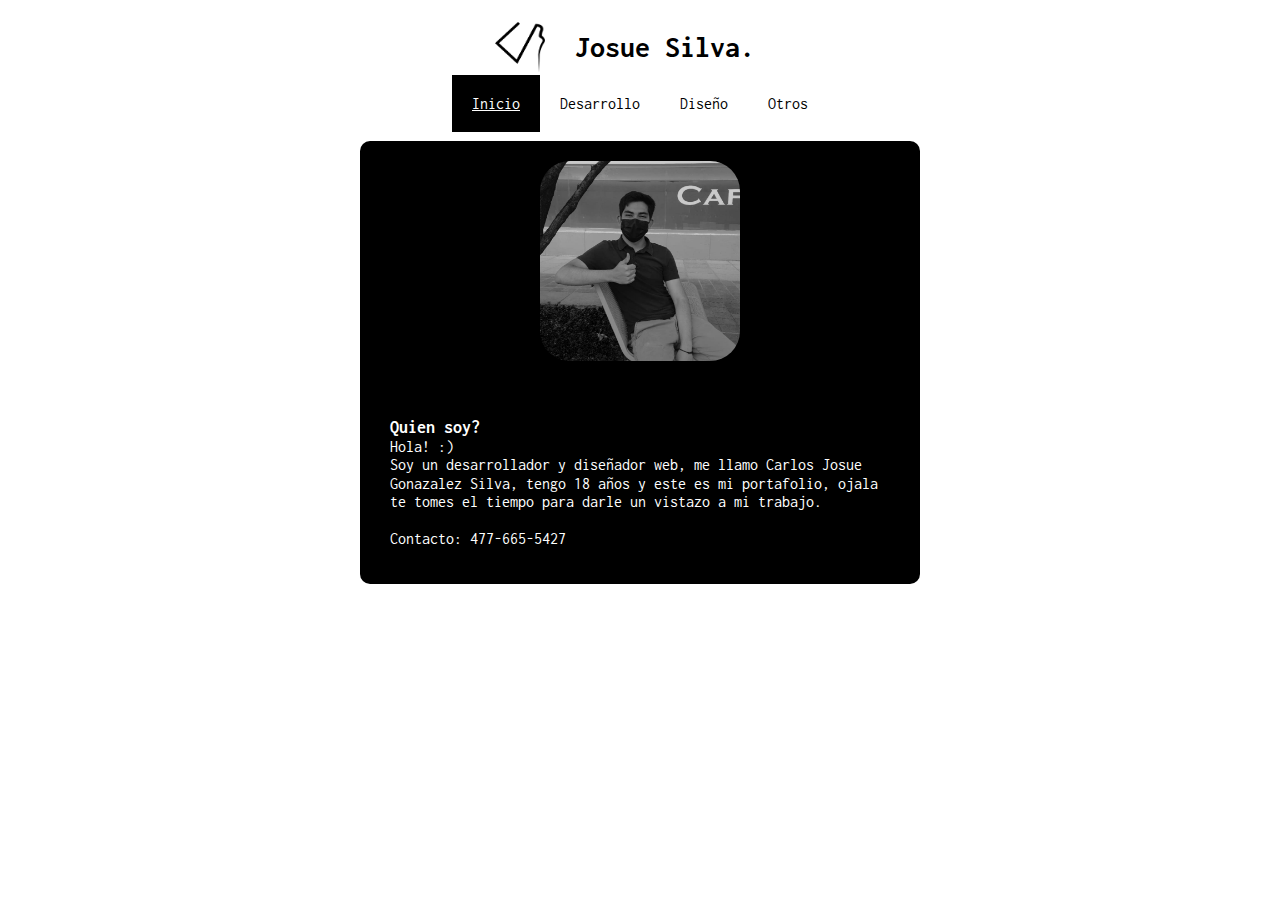
<file: index.html>
<!DOCTYPE html>
<html lang="en" dir="ltr">
  <head>
    <meta charset="utf-8">
    <link rel="stylesheet" href="css/estilos.css">
    <link rel="stylesheet" href="css/normalize/normalize.css">
    <title>Josue Silva | Mi portafolio</title>
  </head>
  <body>
    <div class="wr">
   <header>
     <div class="logo">
     <img src="img/logo.png">
     <h1>Josue Silva.</h1>
     </div>
     <div class="sec">
       <nav>
         <div class="one"><a href="index.html">Inicio</a></div>
         <div class="three"><a href="index2.html">Desarrollo</a></div>
         <div class="three"><a href="index3.html">Diseño</a></div>
         <div class="three"><a href="index4.html">Otros</a></div>
       </nav>
     </div>
   </header>
 </div>
 <br>
 <div class="contenido">
   <div class="C">
   <div class="info">
     <img src="img/foto.jpg" alt="foto">
     <p><b>Quien soy?</b>
      <br>
      Hola! :) 
      <br>
       Soy un desarrollador y diseñador web, 
       me llamo Carlos Josue Gonazalez Silva, 
       tengo 18 años y este es mi portafolio, 
       ojala te tomes el tiempo para 
       darle un vistazo a mi trabajo.
       <br>
       <br>
       Contacto: 477-665-5427
     </p>
   </div>
  </div>
 </div>
  </body>
</html>
</file>
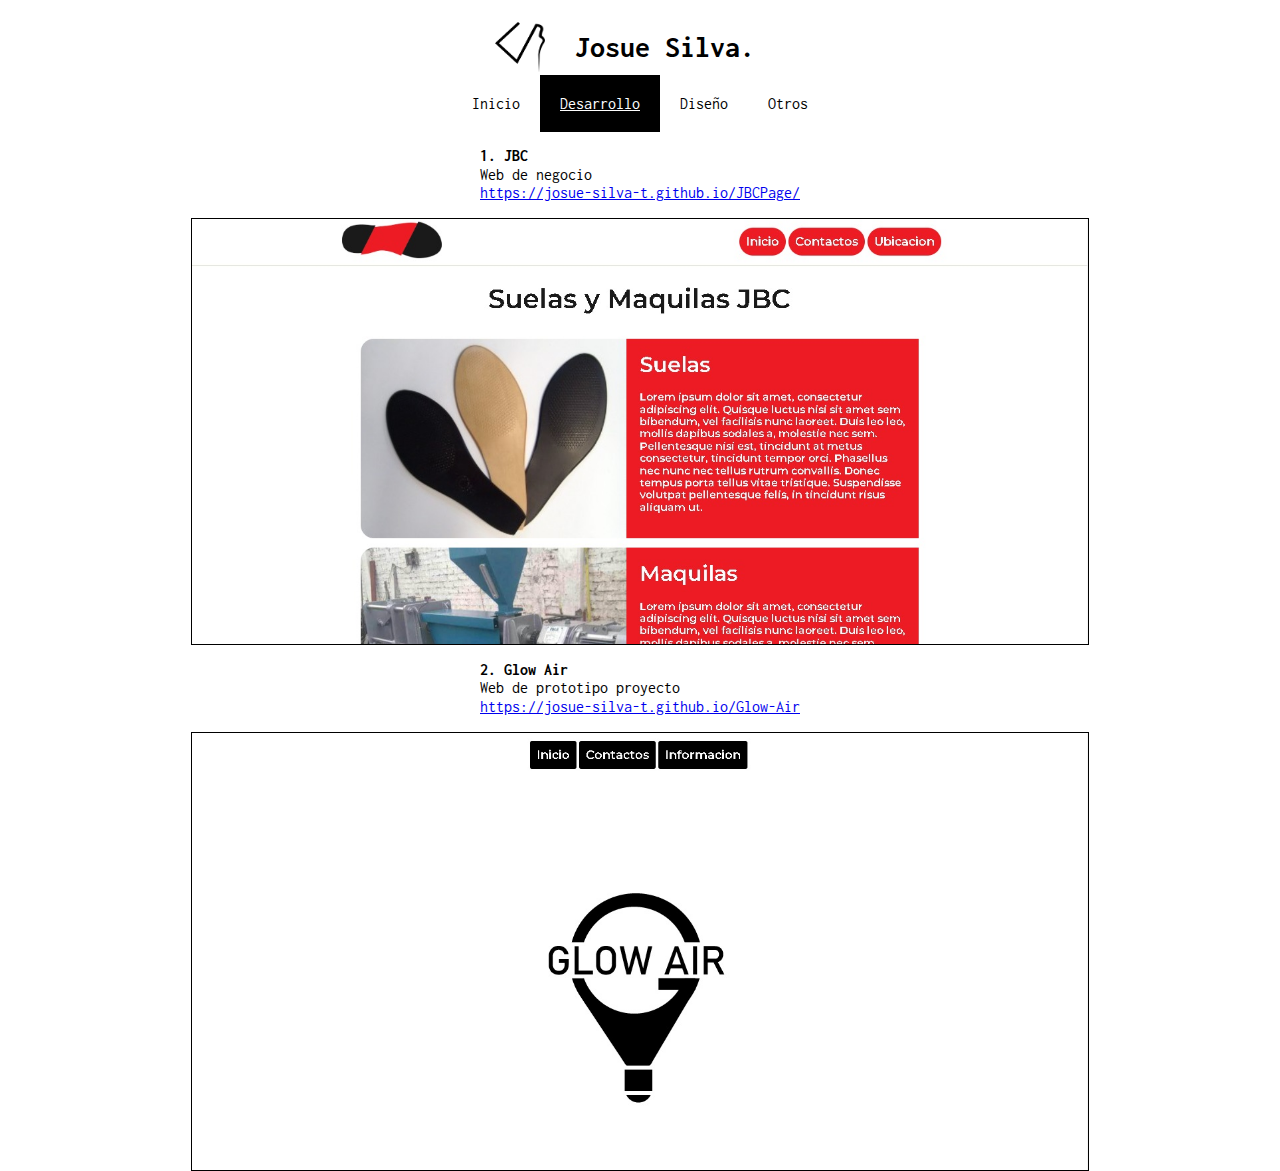
<file: index2.html>
<!DOCTYPE html>
<html lang="en">
<head>
    <meta charset="UTF-8">
    <meta http-equiv="X-UA-Compatible" content="IE=edge">
    <meta name="viewport" content="width=device-width, initial-scale=1.0">
    <link rel="stylesheet" href="css/estilos2.css">
    <link rel="stylesheet" href="css/normalize/normalize.css">
    <title>Josue Silva | Desarrollo web</title>
</head>
<body>
    <div class="wr">
        <header>
          <div class="logo">
          <img src="img/logo.png">
          <h1>Josue Silva.</h1>
          </div>
          <div class="sec">
            <nav>
              <div class="three"><a href="index.html">Inicio</a></div>
              <div class="two"><a href="index2.html">Desarrollo</a></div>
              <div class="three"><a href="index3.html">Diseño</a></div>
              <div class="three"><a href="index4.html">Otros</a></div>
            </nav>
          </div>
        </header>
      </div>
      <br>

      <div class="Pages">
    <p>
      <b>1. JBC</b>
      <br>
      Web de negocio
      <br>
      <a href="https://josue-silva-t.github.io/JBCPage/">https://josue-silva-t.github.io/JBCPage/</a>
    </p>
    <img src="img/pages/jbc.jpg" alt="">
    <p>
      <b>2. Glow Air</b>
      <br>
      Web de prototipo proyecto
      <br>
      <a href="https://josue-silva-t.github.io/Glow-Air/index.html">https://josue-silva-t.github.io/Glow-Air</a>
    </p>
    <img src="img/pages/glow.jpg" alt="">
  </div>

</body>
</html>
</file>
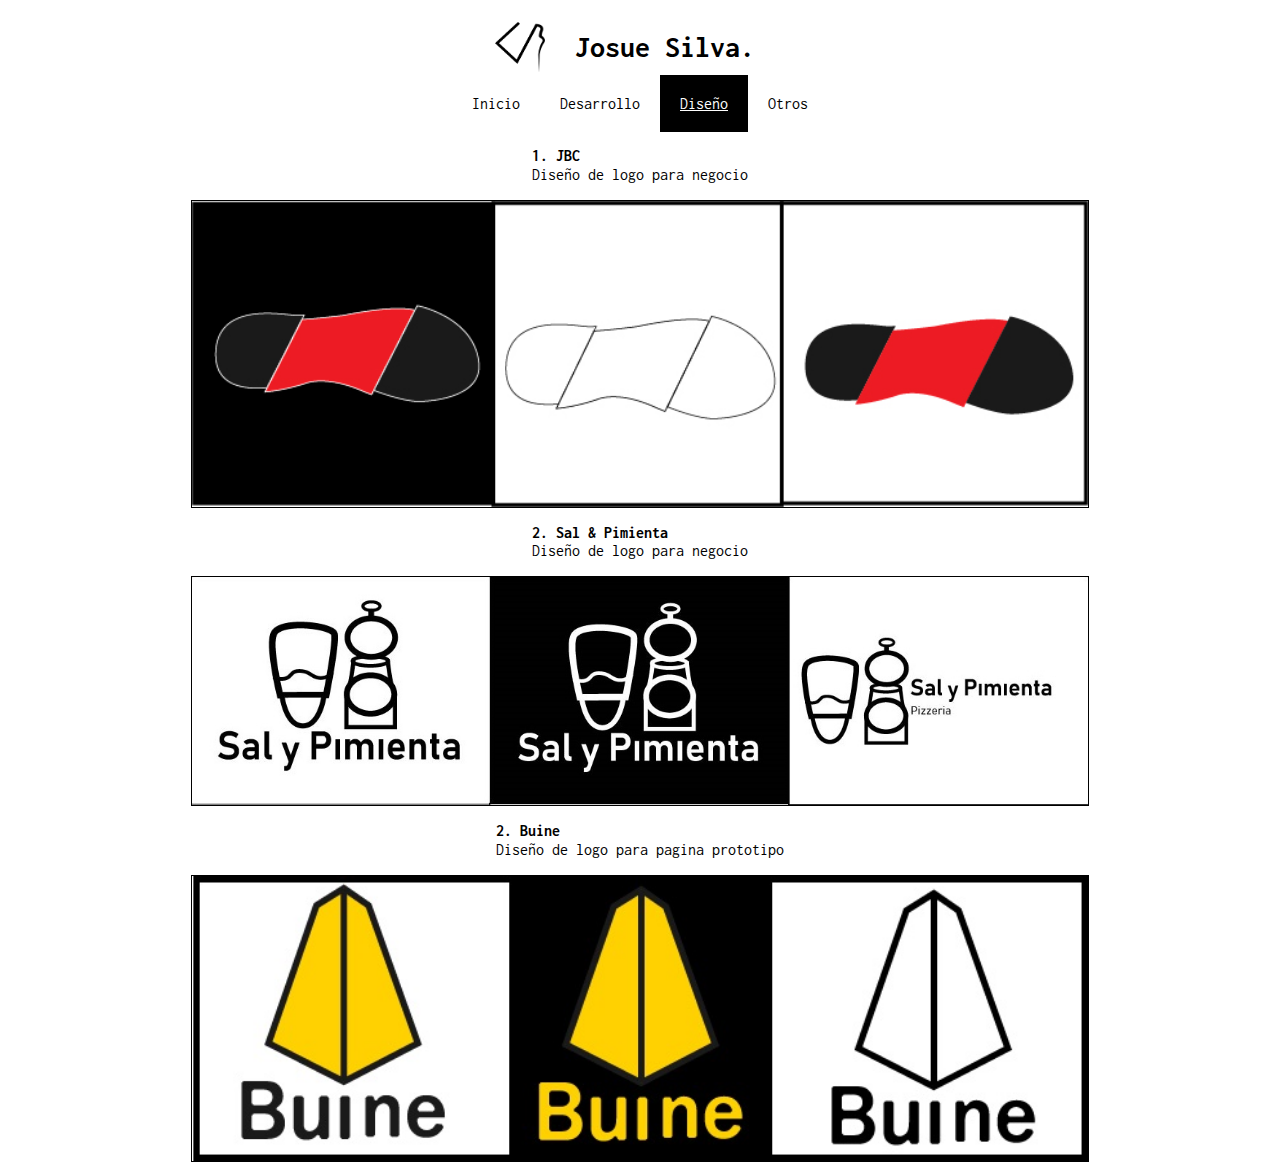
<file: index3.html>
<!DOCTYPE html>
<html lang="en">
<head>
    <meta charset="UTF-8">
    <meta http-equiv="X-UA-Compatible" content="IE=edge">
    <meta name="viewport" content="width=device-width, initial-scale=1.0">
    <link rel="stylesheet" href="css/estilos3.css">
    <link rel="stylesheet" href="css/normalize/normalize.css">
    <title>Josue Silva | Diseño Grafico</title>
</head>
<body>
    <div class="wr">
        <header>
          <div class="logo">
          <img src="img/logo.png">
          <h1>Josue Silva.</h1>
          </div>
          <div class="sec">
            <nav>
              <div class="three"><a href="index.html">Inicio</a></div>
              <div class="three"><a href="index2.html">Desarrollo</a></div>
              <div class="four"><a href="index3.html">Diseño</a></div>
              <div class="three"><a href="index4.html">Otros</a></div>
            </nav>
          </div>
        </header>
      </div>
      <br>
      <div class="Diseno">
        <p>
          <b>1. JBC</b>
          <br>
          Diseño de logo para negocio
        </p>
        <img src="img/diseño/logoJBC.jpg" alt="">
        <p>
          <b>2. Sal & Pimienta</b>
          <br>
          Diseño de logo para negocio
          <br>
        </p>
        <img src="img/diseño/sal.jpg" alt="">
        <p>
            <b>2. Buine</b>
            <br>
            Diseño de logo para pagina prototipo
            <br>
          </p>
          <img src="img/diseño/buineLogotipo.jpg" alt="">
      </div>
    
</body>
</html>
</file>
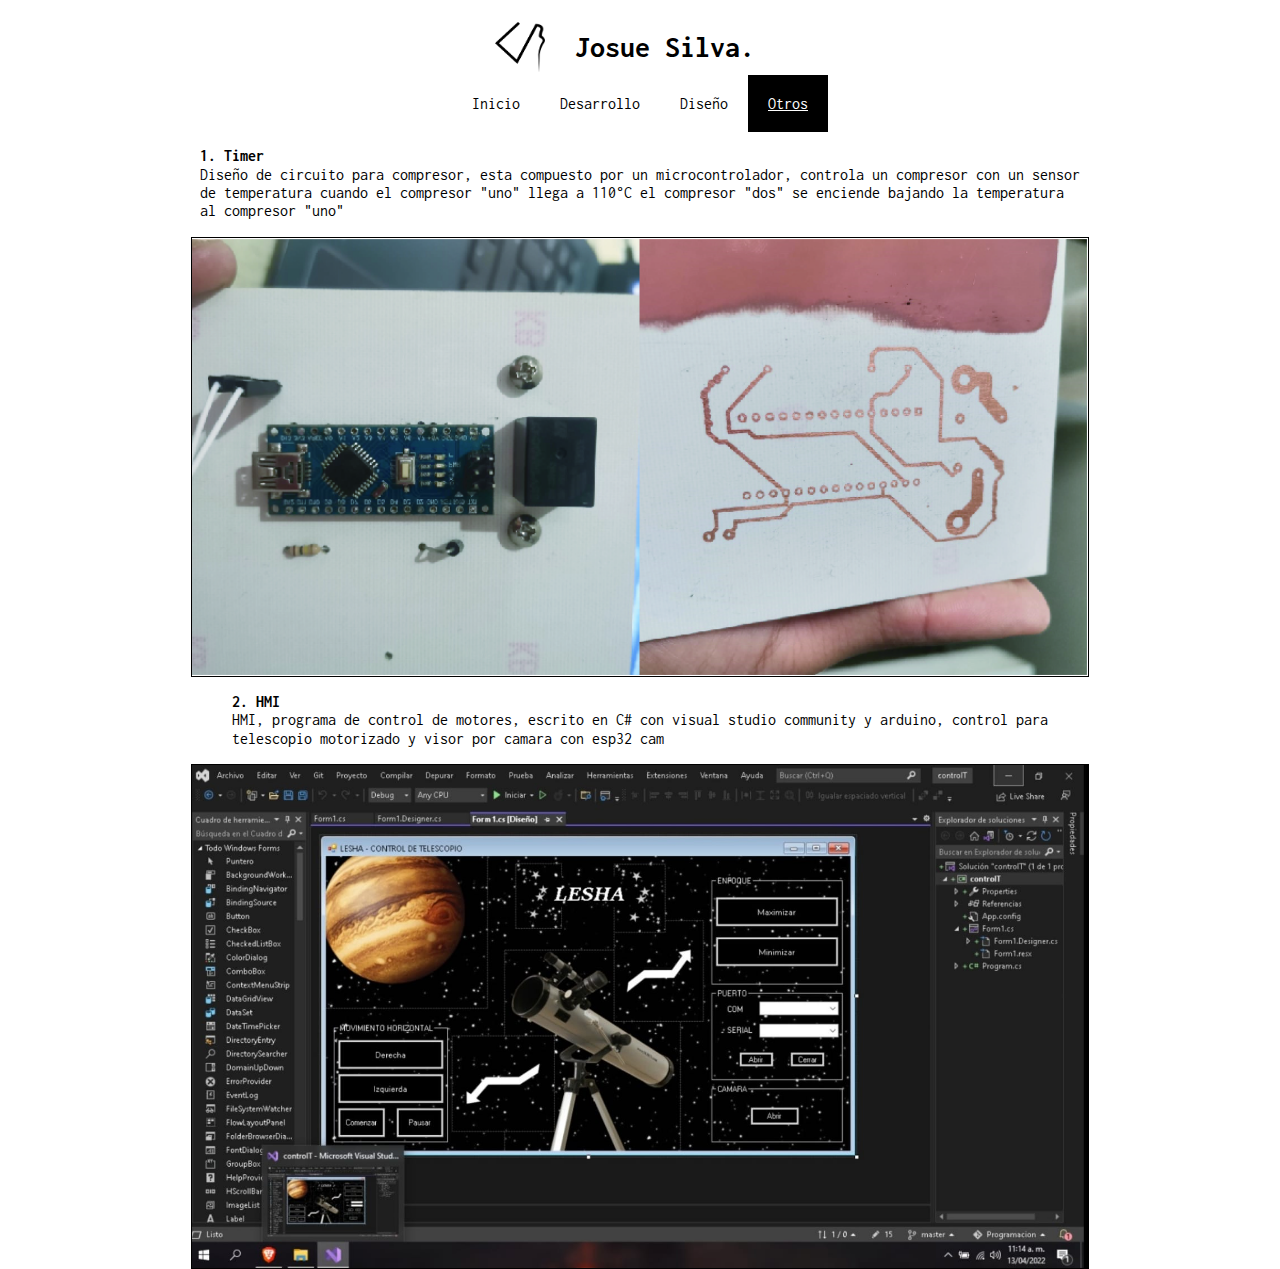
<file: index4.html>
<!DOCTYPE html>
<html lang="en" dir="ltr">
  <head>
    <meta charset="utf-8">
    <link rel="stylesheet" href="css/estilos4.css">
    <link rel="stylesheet" href="css/normalize/normalize.css">
    <title>Josue Silva | Mi portafolio</title>
  </head>
  <body>
    <div class="wr">
   <header>
     <div class="logo">
     <img src="img/logo.png">
     <h1>Josue Silva.</h1>
     </div>
     <div class="sec">
       <nav>
         <div class="three"><a href="index.html">Inicio</a></div>
         <div class="three"><a href="index2.html">Desarrollo</a></div>
         <div class="three"><a href="index3.html">Diseño</a></div>
         <div class="four"><a href="index4.html">Otros</a></div>
       </nav>
     </div>
   </header>
 </div>
 <br>
 <div class="otros">
    <p>
      <b>1. Timer</b>
      <br>
      Diseño de circuito para compresor, esta compuesto por un microcontrolador, controla un compresor con un sensor
      <br>
      de temperatura cuando el compresor "uno" llega a 110°C el compresor "dos" se enciende bajando la temperatura
      <br>
      al compresor "uno"
    </p>
    <img src="img/otros/circuito2.jpg" alt="">
    <p>
      <b>2. HMI</b>
      <br>
      HMI, programa de control de motores, escrito en C# con visual studio community y arduino, control para 
      <br>
      telescopio motorizado y visor por camara con esp32 cam
      <br>
    </p>
    <img src="img/otros/hmi.jpeg" alt="">
  </div>

  </body>
</html>
</file>
<file: css/estilos.css>
@import url('https://fonts.googleapis.com/css2?family=Inconsolata:wght@300&display=swap');
:root{
  --fuente:'Inconsolata', monospace;
}
header{
  display: flex;
  flex-direction: column;
  justify-content: space-around;
  align-items:center;
  flex-wrap: wrap;
}
.logo{
width: 330px;
display:flex;
flex-direction:row;
align-items: center;
justify-content: center;
}
.logo img{
  width: 50px;
  height: 50px;
}
.logo h1{
font-size: 30px;
margin: 10px;
padding: 20px;
font-family: var(--fuente);
 }
 nav{
   display: flex;
   justify-content: center;
   align-items: center;
   flex-direction: row;
 }
 .three a{
padding: 20px;
transition: all 1000ms;
text-decoration:none;
font-family: var(--fuente);
color: #000;
}
.three a:hover{
background: #000;
color: #fff;
text-decoration:underline;
}
.one a{
  padding: 20px;
transition: all 1000ms;
  background: #000;
color: #fff;
text-decoration:underline;
font-family: var(--fuente);
}
.C{
 display: flex;
 justify-content: center;
}
.info{
  width: 70%;
  border-radius: 10px;
  background-color: #000;
  color: #fff;
  margin: 10px;
  display: flex;
  flex-direction: row;
  flex-wrap: wrap;
  justify-content: center;
  align-items: center;
}
.info p{
  padding: 20px;
  width: 500px;
  font-family: var(--fuente);
}
.info img{
  width: 200px;
  height: 200px;
  padding: 20px;
  border-radius: 50px;
}
.info p b{
  font-size: 18px;
}
.contenido{
   display: flex;
  flex-direction: column;
  align-items: center;
  font-family: var(--fuente); 
}
</file>
<file: css/estilos2.css>
@import url('https://fonts.googleapis.com/css2?family=Inconsolata:wght@300&display=swap');
:root{
  --fuente:'Inconsolata', monospace;
}
header{
  display: flex;
  flex-direction: column;
  justify-content: space-around;
  align-items:center;
  flex-wrap: wrap;
}
.logo{
width: 330px;
display:flex;
flex-direction:row;
align-items: center;
justify-content: center;
}
.logo img{
  width: 50px;
  height: 50px;
}
.logo h1{
font-size: 30px;
margin: 10px;
padding: 20px;
font-family: var(--fuente);
 }
 nav{
   display: flex;
   justify-content: center;
   align-items: center;
   flex-direction: row;
 }
 .three a{
padding: 20px;
transition: all 1000ms;
text-decoration:none;
font-family: var(--fuente);
color: #000;
}
.three a:hover{
background: #000;
color: #fff;
text-decoration:underline;
}
.two a{
  padding: 20px;
transition: all 1000ms;
  background: #000;
color: #fff;
text-decoration:underline;
font-family: var(--fuente);
}
.C{
 display: flex;
 justify-content: center;
}
.Pages{
  display: flex;
  flex-direction: column;
  align-items: center;
  font-family: var(--fuente);
}

.Pages img{
  width: 70%;
  border: #000 1px solid;
}
</file>
<file: css/estilos3.css>
@import url('https://fonts.googleapis.com/css2?family=Inconsolata:wght@300&display=swap');
:root{
  --fuente:'Inconsolata', monospace;
}
header{
  display: flex;
  flex-direction: column;
  justify-content: space-around;
  align-items:center;
  flex-wrap: wrap;
}
.logo{
width: 330px;
display:flex;
flex-direction:row;
align-items: center;
justify-content: center;
}
.logo img{
  width: 50px;
  height: 50px;
}
.logo h1{
font-size: 30px;
margin: 10px;
padding: 20px;
font-family: var(--fuente);
 }
 nav{
   display: flex;
   justify-content: center;
   align-items: center;
   flex-direction: row;
 }
 .three a{
padding: 20px;
transition: all 1000ms;
text-decoration:none;
font-family: var(--fuente);
color: #000;
}
.three a:hover{
background: #000;
color: #fff;
text-decoration:underline;
}
.four a{
  padding: 20px;
transition: all 1000ms;
  background: #000;
color: #fff;
text-decoration:underline;
font-family: var(--fuente);
}
.C{
 display: flex;
 justify-content: center;
}

.Diseno{
    display: flex;
    flex-direction: column;
    align-items: center;
  font-family: var(--fuente);
  }
  
  .Diseno img{
    width: 70%;
    border: #000 1px solid;
  }
</file>
<file: css/estilos4.css>
@import url('https://fonts.googleapis.com/css2?family=Inconsolata:wght@300&display=swap');
:root{
  --fuente:'Inconsolata', monospace;
}
header{
  display: flex;
  flex-direction: column;
  justify-content: space-around;
  align-items:center;
  flex-wrap: wrap;
}
.logo{
width: 330px;
display:flex;
flex-direction:row;
align-items: center;
justify-content: center;
}
.logo img{
  width: 50px;
  height: 50px;
}
.logo h1{
font-size: 30px;
margin: 10px;
padding: 20px;
font-family: var(--fuente);
 }
 nav{
   display: flex;
   justify-content: center;
   align-items: center;
   flex-direction: row;
 }
 .three a{
padding: 20px;
transition: all 1000ms;
text-decoration:none;
font-family: var(--fuente);
color: #000;
}
.three a:hover{
background: #000;
color: #fff;
text-decoration:underline;
}
.four a{
  padding: 20px;
transition: all 1000ms;
  background: #000;
color: #fff;
text-decoration:underline;
font-family: var(--fuente);
}
.C{
 display: flex;
 justify-content: center;
}
.otros{
    display: flex;
    flex-direction: column;
    align-items: center;
  font-family: var(--fuente);
  }
  
  .otros img{
    width: 70%;
    border: #000 1px solid;
  }
</file>
